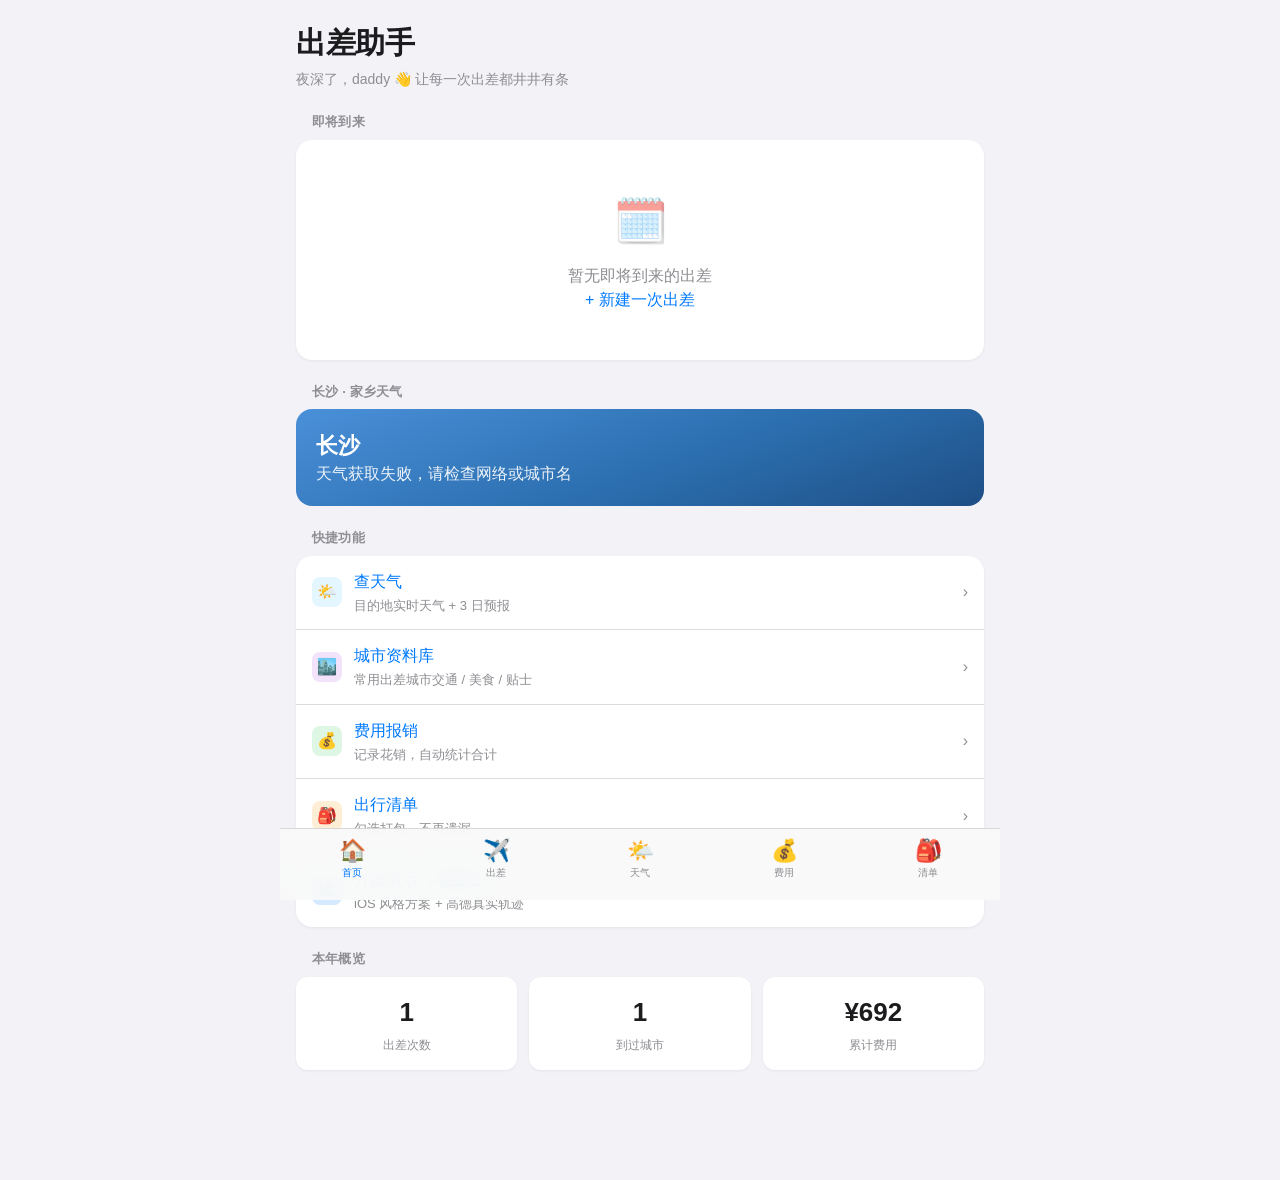
<file: index.html>
<!DOCTYPE html>
<html lang="zh-CN">
<head>
<meta charset="UTF-8">
<meta name="viewport" content="width=device-width, initial-scale=1, viewport-fit=cover">
<title>出差助手</title>
<link rel="stylesheet" href="assets/css/style.css">
</head>
<body>
<div class="page">
  <h1 class="large-title">出差助手</h1>
  <p class="subtitle" id="greet">让每一次出差都井井有条</p>

  <!-- 即将到来的出差 -->
  <div class="group">
    <div class="group-title">即将到来</div>
    <div id="nextTrip"></div>
  </div>

  <!-- 家乡天气 -->
  <div class="group">
    <div class="group-title" id="homeWeatherTitle">家乡天气</div>
    <div id="homeWeather"><div class="weather-card"><div class="weather-city">加载中…</div></div></div>
  </div>

  <!-- 快捷功能 -->
  <div class="group">
    <div class="group-title">快捷功能</div>
    <div class="card">
      <a class="row tap" href="weather.html">
        <div class="row-icon" style="background:rgba(90,200,250,0.16)">🌤️</div>
        <div class="row-label"><div class="row-title">查天气</div><div class="row-sub">目的地实时天气 + 3 日预报</div></div>
        <span style="color:var(--secondary)">›</span>
      </a>
      <a class="row tap" href="cities.html">
        <div class="row-icon" style="background:rgba(175,82,222,0.16)">🏙️</div>
        <div class="row-label"><div class="row-title">城市资料库</div><div class="row-sub">常用出差城市交通 / 美食 / 贴士</div></div>
        <span style="color:var(--secondary)">›</span>
      </a>
      <a class="row tap" href="expense.html">
        <div class="row-icon" style="background:rgba(52,199,89,0.16)">💰</div>
        <div class="row-label"><div class="row-title">费用报销</div><div class="row-sub">记录花销，自动统计合计</div></div>
        <span style="color:var(--secondary)">›</span>
      </a>
      <a class="row tap" href="checklist.html">
        <div class="row-icon" style="background:rgba(255,149,0,0.16)">🎒</div>
        <div class="row-label"><div class="row-title">出行清单</div><div class="row-sub">勾选打包，不再遗漏</div></div>
        <span style="color:var(--secondary)">›</span>
      </a>
      <a class="row tap" href="plan-demo.html">
        <div class="row-icon" style="background:rgba(0,122,255,0.16)">🗺️</div>
        <div class="row-label"><div class="row-title">方案演示（地图版）</div><div class="row-sub">iOS 风格方案 + 高德真实轨迹</div></div>
        <span style="color:var(--secondary)">›</span>
      </a>
    </div>
  </div>

  <!-- 本年统计 -->
  <div class="group">
    <div class="group-title">本年概览</div>
    <div class="stat-grid">
      <div class="stat"><div class="num" id="statTrips">0</div><div class="lbl">出差次数</div></div>
      <div class="stat"><div class="num" id="statCities">0</div><div class="lbl">到过城市</div></div>
      <div class="stat"><div class="num" id="statCost">¥0</div><div class="lbl">累计费用</div></div>
    </div>
  </div>
</div>

<script src="assets/js/util.js"></script>
<script src="assets/js/store.js"></script>
<script src="assets/js/nav.js"></script>
<script>
renderTabbar("home");

const profile = getProfile();
const trips = getTrips();
const today = todayStr();

// 问候语
const h = new Date().getHours();
document.getElementById("greet").textContent =
  (h < 6 ? "夜深了，" : h < 12 ? "早上好，" : h < 18 ? "下午好，" : "晚上好，") +
  `${profile.name || ""} 👋 让每一次出差都井井有条`;

// 即将到来的出差
const upcoming = trips.filter(t => t.start >= today).sort((a, b) => a.start < b.start ? -1 : 1);
const box = document.getElementById("nextTrip");
if (upcoming.length) {
  const t = upcoming[0];
  const days = durDays(today, t.start);
  const total = tripExpenseTotal(t);
  box.innerHTML = `
    <div class="card" style="padding:16px 16px 12px;">
      <div class="flex-between">
        <div style="font-size:18px;font-weight:600;">${esc(t.title)}</div>
        <span class="badge b-blue">${days > 0 ? `还有 ${days} 天` : "今天出发"}</span>
      </div>
      <div class="muted small mt">📍 ${esc(t.city)} · ${fmtDate(t.start)} – ${fmtDate(t.end)}（${durDays(t.start, t.end)} 天）</div>
      <div class="muted small">🎯 ${esc(t.purpose || "—")}</div>
      <div class="btn-row" style="margin-bottom:0;">
        <a class="btn btn-primary" href="trips.html?id=${t.id}" style="text-decoration:none;">查看行程方案</a>
      </div>
    </div>`;
} else {
  box.innerHTML = `<div class="card empty"><div class="ico">🗓️</div>暂无即将到来的出差<br><a href="trips.html">+ 新建一次出差</a></div>`;
}

// 家乡天气
document.getElementById("homeWeatherTitle").textContent = `${profile.homeCity} · 家乡天气`;
getWeather(profile.homeCity).then(d => {
  document.getElementById("homeWeather").innerHTML = weatherCardHTML(profile.homeCity, d);
});

// 本年统计
const thisYear = new Date().getFullYear();
const yearTrips = trips.filter(t => t.start && t.start.startsWith(thisYear));
const citiesSet = new Set(trips.map(t => t.city));
const totalCost = trips.reduce((s, t) => s + tripExpenseTotal(t), 0);
document.getElementById("statTrips").textContent = yearTrips.length;
document.getElementById("statCities").textContent = citiesSet.size;
document.getElementById("statCost").textContent = yuan(totalCost).replace(".00", "");
</script>
</body>
</html>
</file>
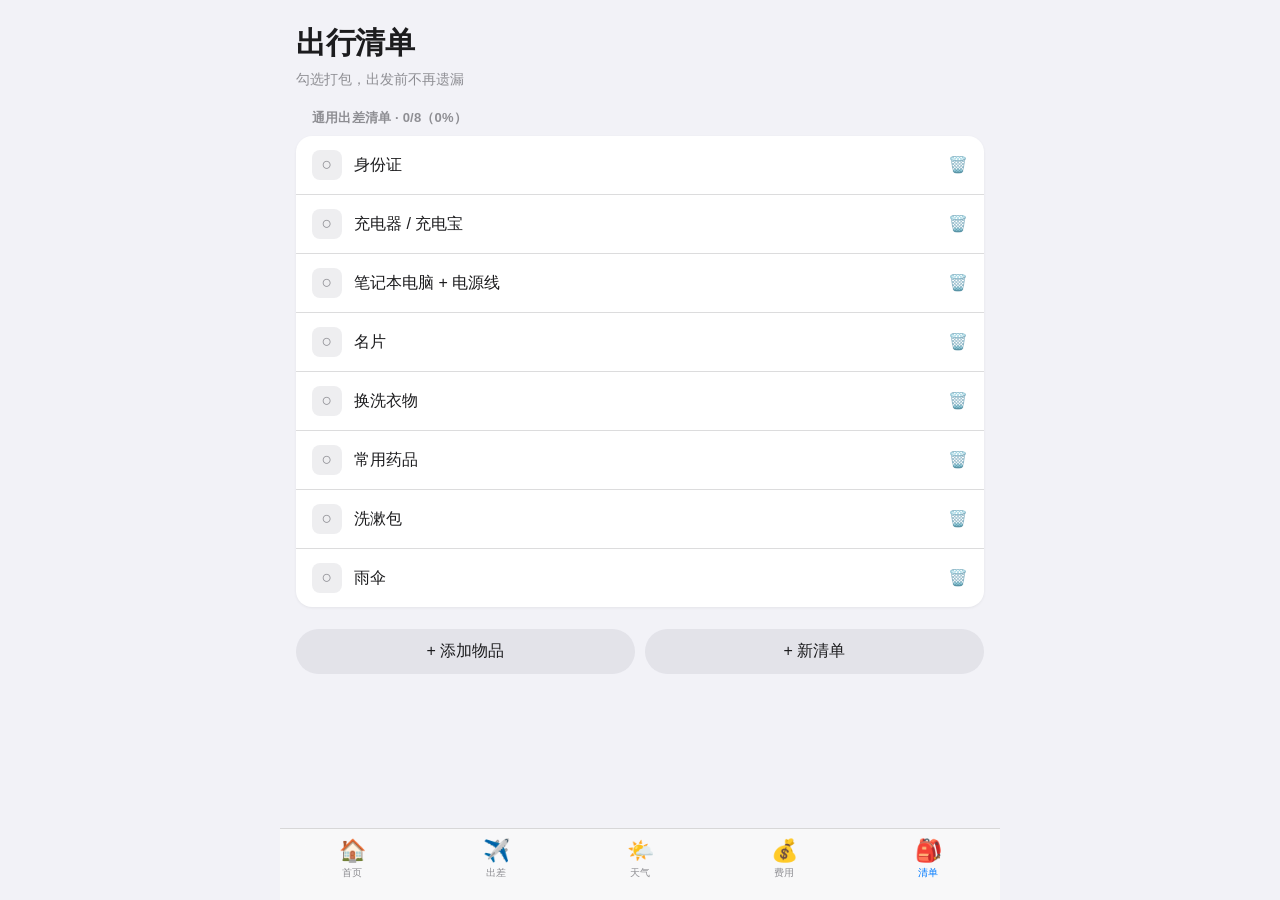
<file: checklist.html>
<!DOCTYPE html>
<html lang="zh-CN">
<head>
<meta charset="UTF-8">
<meta name="viewport" content="width=device-width, initial-scale=1, viewport-fit=cover">
<title>清单 · 出差助手</title>
<link rel="stylesheet" href="assets/css/style.css">
</head>
<body>
<div class="page">
  <h1 class="large-title">出行清单</h1>
  <p class="subtitle">勾选打包，出发前不再遗漏</p>
  <div id="wrap"></div>
  <div class="btn-row">
    <button class="btn btn-secondary" onclick="openAddItem()">+ 添加物品</button>
    <button class="btn btn-secondary" onclick="openNewList()">+ 新清单</button>
  </div>
</div>

<script src="assets/js/util.js"></script>
<script src="assets/js/store.js"></script>
<script src="assets/js/nav.js"></script>
<script>
renderTabbar("checklist");
const wrap = document.getElementById("wrap");
const cls = getChecklists();

function render() {
  if (!cls.length) {
    wrap.innerHTML = `<div class="card empty"><div class="ico">🎒</div>还没有清单<br><a href="javascript:openNewList()">+ 新建一个</a></div>`;
    return;
  }
  let html = "";
  cls.forEach(cl => {
    const done = cl.items.filter(i => i.checked).length;
    const pct = cl.items.length ? Math.round(done / cl.items.length * 100) : 0;
    html += `<div class="group" style="margin-top:8px;">
      <div class="group-title">${esc(cl.name)} · ${done}/${cl.items.length}（${pct}%）</div>
      <div class="card">`;
    if (cl.items.length) {
      cl.items.forEach((it, idx) => {
        html += `
        <label class="row tap" style="cursor:pointer;">
          <input type="checkbox" class="ci" data-cl="${cl.id}" data-idx="${idx}" ${it.checked ? "checked" : ""} style="display:none;">
          <div class="row-icon" style="background:${it.checked ? 'rgba(52,199,89,0.16)' : 'rgba(118,118,128,0.12)'};color:${it.checked ? 'var(--green)' : 'var(--secondary)'};font-size:18px;">${it.checked ? "✓" : "○"}</div>
          <div class="row-label"><div class="row-title" style="${it.checked ? 'text-decoration:line-through;color:var(--secondary)' : ''}">${esc(it.text)}</div></div>
          <span class="di" style="color:var(--secondary);font-size:16px;" onclick="delItem('${cl.id}',${idx});event.preventDefault();event.stopPropagation();">🗑️</span>
        </label>`;
      });
    } else {
      html += `<div class="row"><div class="row-label muted small">空清单，点下方「添加物品」</div></div>`;
    }
    html += `</div></div>`;
  });
  wrap.innerHTML = html;
}

// 事件委托：勾选切换
wrap.addEventListener("change", e => {
  if (e.target.classList.contains("ci")) {
    toggleChecklistItem(e.target.dataset.cl, +e.target.dataset.idx);
    render();
  }
});
// 事件委托：删除
wrap.addEventListener("click", e => {
  if (e.target.classList.contains("di")) {
    // 由 onclick 属性处理
  }
});

function openAddItem() {
  if (!cls.length) { toast("请先新建清单"); openNewList(); return; }
  const opts = cls.map(c => `<option value="${c.id}">${esc(c.name)}</option>`).join("");
  openSheet("添加物品", `
    <div class="field"><label>所属清单</label><select id="ai-cl">${opts}</select></div>
    <div class="field"><label>物品名称</label><input id="ai-text" placeholder="如 充电器"></div>
    <div class="btn-row"><button class="btn btn-primary" onclick="submitAddItem()">添加</button></div>
  `);
}
function submitAddItem() {
  const clId = document.getElementById("ai-cl").value;
  const text = document.getElementById("ai-text").value.trim();
  if (!text) { toast("请填物品名"); return; }
  const db = loadDB();
  const cl = db.checklists.find(c => c.id === clId);
  cl.items.push({ text, checked: false });
  saveDB();
  closeSheet(); render();
}

function openNewList() {
  openSheet("新建清单", `
    <div class="field"><label>清单名称</label><input id="nl-name" placeholder="如 夏季短差清单"></div>
    <div class="btn-row"><button class="btn btn-primary" onclick="submitNewList()">创建</button></div>
  `);
}
function submitNewList() {
  const name = document.getElementById("nl-name").value.trim();
  if (!name) { toast("请填名称"); return; }
  const db = loadDB();
  db.checklists.push({ id: uid(), name, items: [] });
  saveDB();
  closeSheet(); render();
}

function delItem(clId, idx) {
  const db = loadDB();
  const cl = db.checklists.find(c => c.id === clId);
  if (cl) { cl.items.splice(idx, 1); saveDB(); render(); }
}

render();
</script>
</body>
</html>
</file>
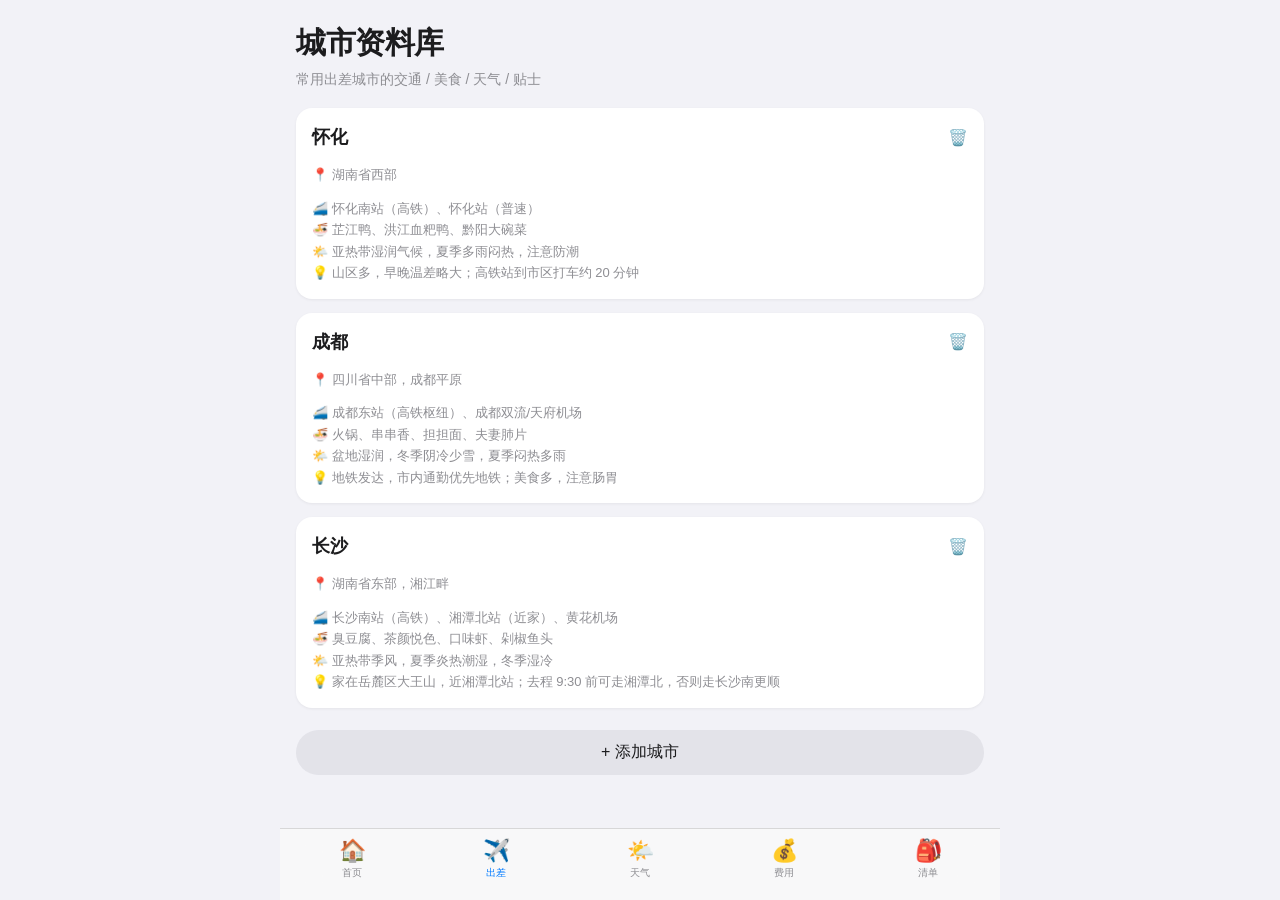
<file: cities.html>
<!DOCTYPE html>
<html lang="zh-CN">
<head>
<meta charset="UTF-8">
<meta name="viewport" content="width=device-width, initial-scale=1, viewport-fit=cover">
<title>城市资料 · 出差助手</title>
<link rel="stylesheet" href="assets/css/style.css">
</head>
<body>
<div class="page">
  <h1 class="large-title">城市资料库</h1>
  <p class="subtitle">常用出差城市的交通 / 美食 / 天气 / 贴士</p>
  <div id="list"></div>
  <div class="btn-row">
    <button class="btn btn-secondary" onclick="openAddCity()">+ 添加城市</button>
  </div>
</div>

<script src="assets/js/util.js"></script>
<script src="assets/js/store.js"></script>
<script src="assets/js/nav.js"></script>
<script>
renderTabbar("trips");
const list = document.getElementById("list");
const cities = getCities();

function render() {
  if (!cities.length) {
    list.innerHTML = `<div class="card empty"><div class="ico">🏙️</div>暂无城市资料</div>`;
    return;
  }
  let html = `<div class="group" style="margin-top:8px;">`;
  cities.forEach(c => {
    html += `<div class="card" style="margin-bottom:14px;padding:16px;">
      <div class="flex-between">
        <div style="font-size:18px;font-weight:600;">${esc(c.name)}</div>
        <span class="di" style="color:var(--secondary);font-size:16px;cursor:pointer;" onclick="delCity('${esc(c.name)}')">🗑️</span>
      </div>
      <div class="muted small mt">📍 ${esc(c.loc || "")}</div>
      <div class="row-sub mt">🚄 ${esc(c.transport || "")}</div>
      <div class="row-sub">🍜 ${esc(c.food || "")}</div>
      <div class="row-sub">🌤️ ${esc(c.weather || "")}</div>
      <div class="row-sub">💡 ${esc(c.tip || "")}</div>
    </div>`;
  });
  html += `</div>`;
  list.innerHTML = html;
}

function openAddCity() {
  openSheet("添加城市", `
    <div class="field"><label>城市名</label><input id="ac-name" placeholder="如 武汉"></div>
    <div class="field"><label>位置</label><input id="ac-loc" placeholder="如 湖北省东部，长江畔"></div>
    <div class="field"><label>交通</label><input id="ac-trans" placeholder="如 武汉站 / 汉口站 / 天河机场"></div>
    <div class="field"><label>美食</label><input id="ac-food" placeholder="如 热干面、小龙虾"></div>
    <div class="field"><label>天气特点</label><input id="ac-weather" placeholder="如 夏季炎热潮湿"></div>
    <div class="field"><label>出差贴士</label><textarea id="ac-tip" placeholder="如 地铁发达，市内优先地铁"></textarea></div>
    <div class="btn-row"><button class="btn btn-primary" onclick="submitAddCity()">保存</button></div>
  `);
}
function submitAddCity() {
  const c = {
    name: document.getElementById("ac-name").value.trim(),
    loc: document.getElementById("ac-loc").value.trim(),
    transport: document.getElementById("ac-trans").value.trim(),
    food: document.getElementById("ac-food").value.trim(),
    weather: document.getElementById("ac-weather").value.trim(),
    tip: document.getElementById("ac-tip").value.trim()
  };
  if (!c.name) { toast("请填城市名"); return; }
  addCity(c);
  closeSheet(); render();
}
function delCity(name) {
  if (!confirm(`删除「${name}」资料？`)) return;
  deleteCity(name);
  render();
}

render();
</script>
</body>
</html>
</file>
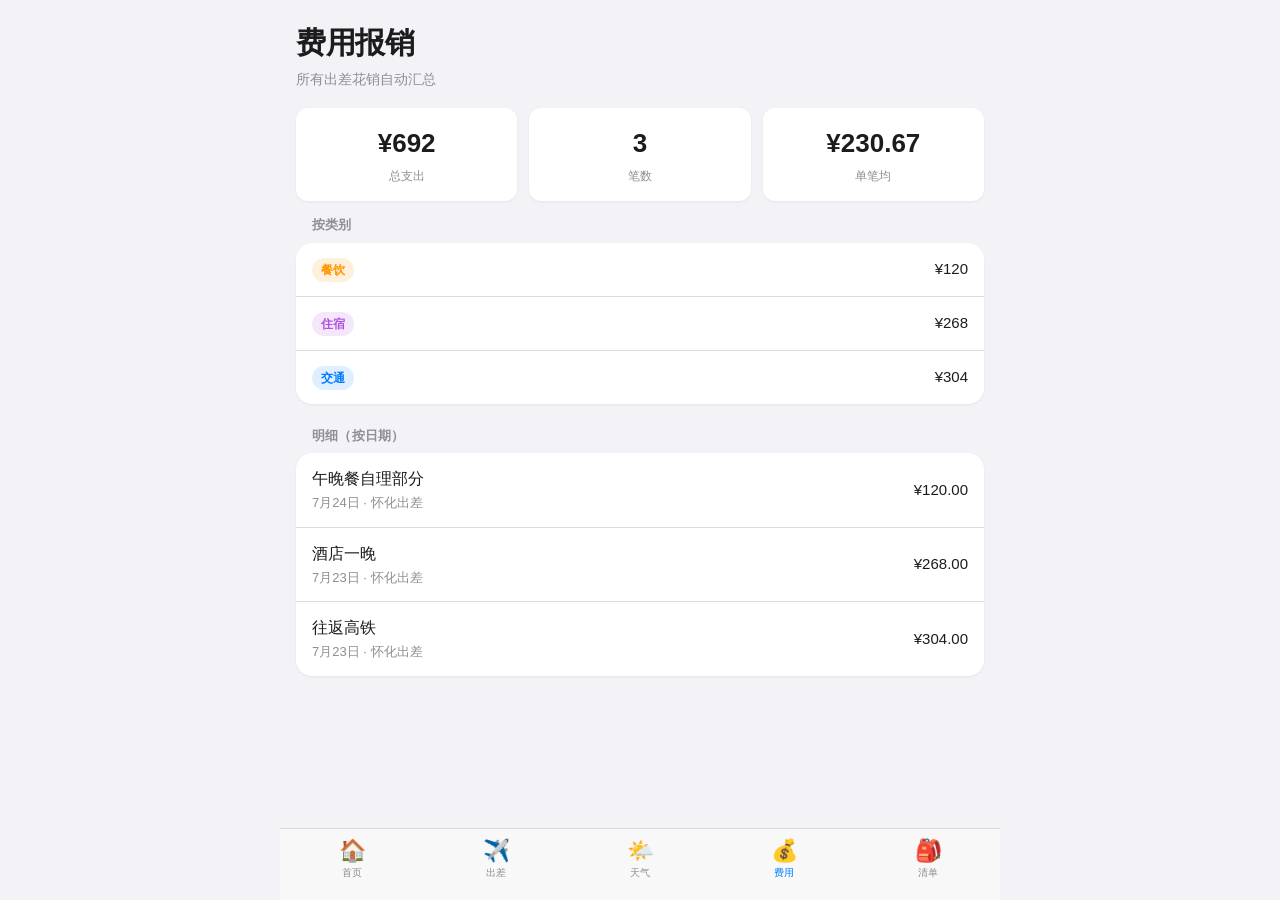
<file: expense.html>
<!DOCTYPE html>
<html lang="zh-CN">
<head>
<meta charset="UTF-8">
<meta name="viewport" content="width=device-width, initial-scale=1, viewport-fit=cover">
<title>费用 · 出差助手</title>
<link rel="stylesheet" href="assets/css/style.css">
</head>
<body>
<div class="page">
  <h1 class="large-title">费用报销</h1>
  <p class="subtitle">所有出差花销自动汇总</p>

  <div class="stat-grid mb">
    <div class="stat"><div class="num" id="sum">¥0</div><div class="lbl">总支出</div></div>
    <div class="stat"><div class="num" id="cnt">0</div><div class="lbl">笔数</div></div>
    <div class="stat"><div class="num" id="avg">¥0</div><div class="lbl">单笔均</div></div>
  </div>

  <div class="group" style="margin-top:8px;">
    <div class="group-title">按类别</div>
    <div class="card" id="byCat"></div>
  </div>

  <div class="group">
    <div class="group-title">明细（按日期）</div>
    <div class="card" id="list"></div>
  </div>
</div>

<script src="assets/js/util.js"></script>
<script src="assets/js/store.js"></script>
<script src="assets/js/nav.js"></script>
<script>
renderTabbar("expense");
const all = allExpenses();
const total = all.reduce((s, e) => s + Number(e.amount || 0), 0);

document.getElementById("sum").textContent = yuan(total).replace(".00", "");
document.getElementById("cnt").textContent = all.length;
document.getElementById("avg").textContent = all.length ? yuan(total / all.length).replace(".00", "") : "¥0";

// 按类别
const catMap = {};
all.forEach(e => { catMap[e.category] = (catMap[e.category] || 0) + Number(e.amount || 0); });
const catColor = { "交通": "b-blue", "住宿": "b-purple", "餐饮": "b-orange", "其他": "b-gray" };
const byCat = document.getElementById("byCat");
byCat.innerHTML = Object.keys(catMap).length
  ? Object.keys(catMap).map(c =>
      `<div class="row"><div class="row-label"><span class="badge ${catColor[c] || 'b-gray'}">${esc(c)}</span></div>
       <div class="row-value">${yuan(catMap[c]).replace(".00","")}</div></div>`).join("")
  : `<div class="row"><div class="row-label muted small">暂无费用</div></div>`;

// 明细
const list = document.getElementById("list");
list.innerHTML = all.length
  ? all.map(e =>
      `<div class="row">
        <div class="row-label">
          <div class="row-title">${esc(e.note || e.category)}</div>
          <div class="row-sub">${fmtDate(e.date)} · ${esc(e.tripTitle || "")}</div>
        </div>
        <div class="row-value">${yuan(e.amount)}</div>
      </div>`).join("")
  : `<div class="row"><div class="row-label muted small">暂无记录，去出差详情里「记一笔费用」</div></div>`;
</script>
</body>
</html>
</file>
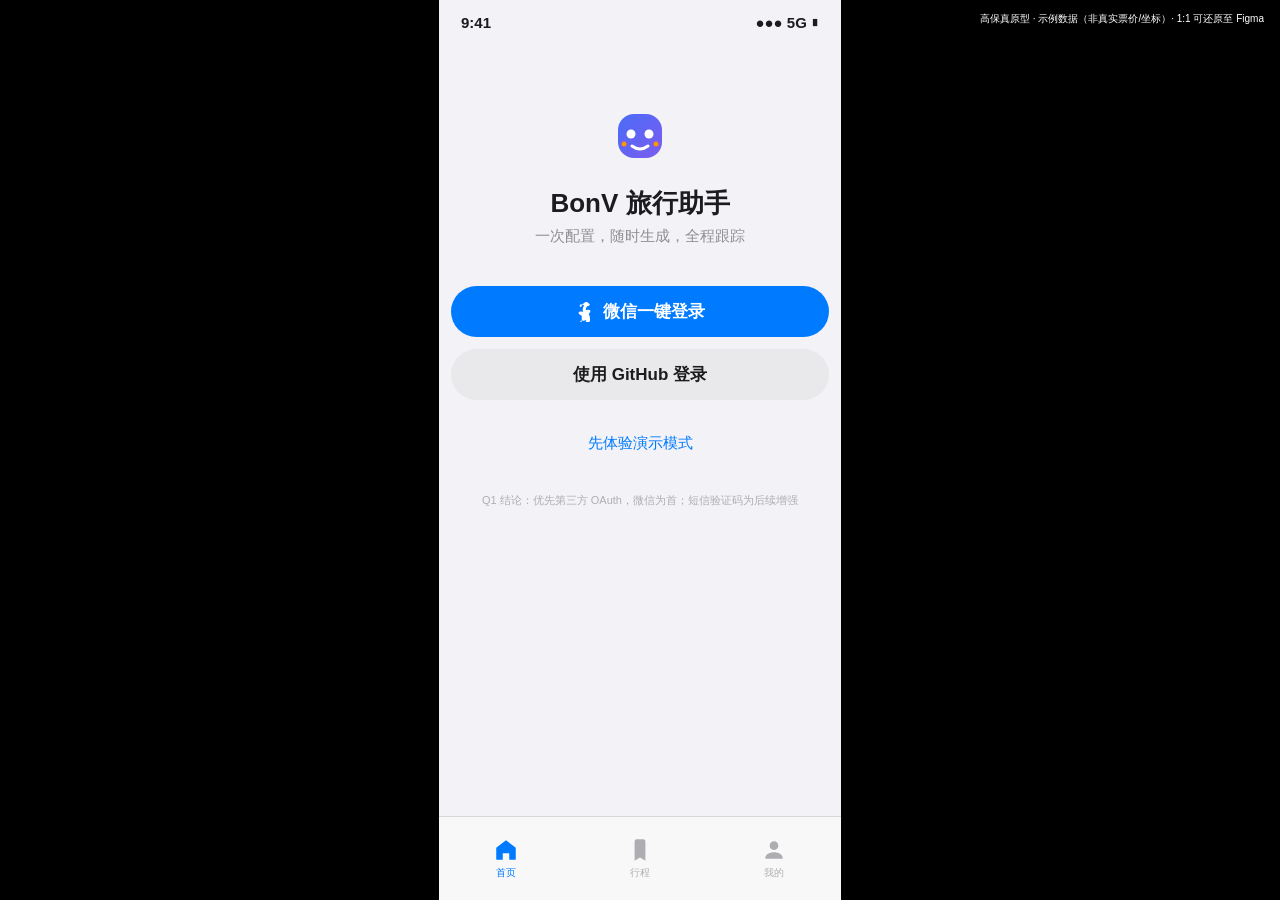
<file: plan-demo.html>
<!DOCTYPE html>
<html lang="zh-CN">
<head>
<meta charset="UTF-8" />
<meta name="viewport" content="width=device-width, initial-scale=1.0, maximum-scale=1.0, user-scalable=no" />
<title>BonV · 高保真原型（v1.0 · 评审确认版）</title>
<!-- 高德地图 JS API 1.4.15（仅需 Key，无需安全密钥；key 已配置） -->
<script src="https://webapi.amap.com/maps?v=1.4.15&key=cf2dec26359f65a5f3f9bfdc7981fb4d"></script>
<style>
:root{
  --font-family:-apple-system,BlinkMacSystemFont,"SF Pro Text","PingFang SC","Helvetica Neue",sans-serif;
  --bg-primary:#F2F2F7; --bg-card:#FFFFFF;
  --color-primary:#007AFF; --color-success:#34C759; --color-warning:#FF9500;
  --color-danger:#FF3B30; --color-purple:#AF52DE; --color-secondary:#8E8E93;
  --color-tertiary:#AEAEB2; --color-bg-secondary:#F2F2F7;
  --radius-card:12px; --radius-large:20px; --radius-button:980px;
  --divider:rgba(60,60,67,0.18); --shadow-card:0 1px 3px rgba(0,0,0,0.08);
  --spacing-xs:4px;--spacing-sm:8px;--spacing-md:16px;--spacing-lg:20px;--spacing-xl:32px;
}
*{box-sizing:border-box;-webkit-tap-highlight-color:transparent;}
html,body{margin:0;padding:0;font-family:var(--font-family);background:#000;color:#1c1c1e;}
.phone{position:relative;max-width:402px;margin:0 auto;background:var(--bg-primary);min-height:100vh;
  box-shadow:0 0 40px rgba(0,0,0,.4);overflow:hidden;}
.statusbar{height:44px;background:var(--bg-primary);display:flex;align-items:center;justify-content:space-between;
  padding:0 22px;font-size:15px;font-weight:600;color:#1c1c1e;}
.statusbar .icons{display:flex;gap:6px;align-items:center;}
.navbar{height:48px;background:var(--bg-primary);display:flex;align-items:center;justify-content:center;
  position:relative;border-bottom:.5px solid var(--divider);font-size:17px;font-weight:600;}
.navbar .left{position:absolute;left:12px;color:var(--color-primary);font-size:17px;display:flex;align-items:center;gap:2px;}
.navbar .right{position:absolute;right:12px;color:var(--color-primary);font-size:15px;font-weight:500;}
.screen{display:none;padding-bottom:84px;min-height:calc(100vh - 92px);}
.screen.active{display:block;}
.content{padding:12px;}
/* iOS grouped card */
.group-title{font-size:13px;color:var(--color-secondary);text-transform:uppercase;letter-spacing:.4px;
  margin:18px 16px 8px;}
.card{background:var(--bg-card);border-radius:var(--radius-card);box-shadow:var(--shadow-card);
  margin:0 16px 12px;overflow:hidden;}
.card .row{display:flex;align-items:center;padding:14px 16px;border-bottom:.5px solid var(--divider);}
.card .row:last-child{border-bottom:none;}
.card .row .k{color:var(--color-secondary);font-size:15px;}
.card .row .v{flex:1;text-align:right;font-size:15px;font-weight:500;}
/* buttons */
.btn{display:block;width:100%;padding:14px;border:none;border-radius:var(--radius-button);
  font-size:17px;font-weight:600;font-family:var(--font-family);cursor:pointer;}
.btn-primary{background:var(--color-primary);color:#fff;}
.btn-secondary{background:#E9E9EB;color:#1c1c1e;}
.btn-warning{background:var(--color-warning);color:#fff;}
.btn-ghost{background:transparent;color:var(--color-primary);font-size:15px;font-weight:500;padding:10px;}
/* bottom tab */
.tabbar{position:fixed;bottom:0;left:50%;transform:translateX(-50%);width:100%;max-width:402px;
  height:84px;background:rgba(249,249,249,.92);backdrop-filter:blur(20px);
  border-top:.5px solid var(--divider);display:flex;}
.tab{flex:1;display:flex;flex-direction:column;align-items:center;justify-content:center;gap:3px;
  color:var(--color-tertiary);font-size:10px;}
.tab.active{color:var(--color-primary);}
.tab svg{width:26px;height:26px;}
/* Bo mascot */
.bo{width:64px;height:64px;display:inline-block;transform-origin:center;animation:breathe 3.4s ease-in-out infinite;}
@keyframes breathe{0%,100%{transform:scale(1)}50%{transform:scale(1.05)}}
.bo .eye{transform-origin:center;animation:blink 4s infinite;}
@keyframes blink{0%,92%,100%{transform:scaleY(1)}96%{transform:scaleY(.1)}}
/* chat */
.chat{max-width:402px;margin:0 auto;padding:12px;}
.bubble{display:flex;gap:8px;margin-bottom:12px;align-items:flex-end;}
.bubble.bo .msg{background:#fff;border-radius:18px 18px 18px 4px;padding:11px 14px;font-size:15px;max-width:78%;box-shadow:var(--shadow-card);}
.bubble.me{justify-content:flex-end;}
.bubble.me .msg{background:var(--color-primary);color:#fff;border-radius:18px 18px 4px 18px;padding:11px 14px;font-size:15px;max-width:78%;}
.quick{display:flex;gap:8px;flex-wrap:wrap;margin:8px 0 12px;}
.chip{background:#E9E9EB;border-radius:980px;padding:8px 14px;font-size:14px;color:#1c1c1e;}
.inputbar{position:fixed;bottom:84px;left:50%;transform:translateX(-50%);width:100%;max-width:402px;
  background:var(--bg-primary);padding:8px 12px;display:flex;gap:8px;align-items:center;border-top:.5px solid var(--divider);}
.inputbar input{flex:1;background:#fff;border:none;border-radius:980px;padding:11px 16px;font-size:15px;font-family:var(--font-family);}
.voice-btn{width:42px;height:42px;border-radius:50%;background:var(--color-primary);border:none;display:flex;align-items:center;justify-content:center;}
/* weather card */
.weather{background:linear-gradient(160deg,#4A6CF7,#7B5CF0);color:#fff;border-radius:var(--radius-large);
  margin:0 16px 12px;padding:18px;}
.weather .city{font-size:22px;font-weight:700;}
.weather .day{font-size:13px;opacity:.85;margin-top:2px;}
.weather .alert{margin-top:12px;background:rgba(255,255,255,.16);border-radius:12px;padding:9px 12px;font-size:13px;}
.weather .days{display:flex;gap:10px;margin-top:14px;overflow-x:auto;}
.weather .d{flex:1;min-width:56px;text-align:center;background:rgba(255,255,255,.12);border-radius:12px;padding:8px 4px;}
/* timeline */
.tl{background:#fff;border-radius:var(--radius-card);margin:0 16px 12px;padding:14px 16px;box-shadow:var(--shadow-card);}
.tl .tl-head{font-size:17px;font-weight:700;margin-bottom:10px;display:flex;align-items:center;gap:8px;}
.tl .item{display:flex;gap:12px;padding:8px 0;border-bottom:.5px solid var(--divider);}
.tl .item:last-child{border-bottom:none;}
.dot{width:12px;height:12px;border-radius:50%;margin-top:4px;flex:none;background:var(--color-primary);}
.dot.o{background:var(--color-warning);} .dot.g{background:var(--color-success);} .dot.e{background:var(--color-secondary);}
.tl .time{font-weight:600;font-size:14px;width:54px;flex:none;}
.tl .act{flex:1;font-size:14px;}
.tl .sub{color:var(--color-secondary);font-size:12px;margin-top:2px;}
/* map */
.map{height:300px;margin:0 16px 12px;border-radius:var(--radius-large);overflow:hidden;box-shadow:var(--shadow-card);}
.route-list{margin:0 16px 12px;}
.route-list .r{display:flex;align-items:center;gap:10px;background:#fff;border-radius:12px;padding:10px 14px;margin-bottom:8px;box-shadow:var(--shadow-card);}
.route-list .num{width:24px;height:24px;border-radius:50%;background:var(--color-primary);color:#fff;display:flex;align-items:center;justify-content:center;font-size:13px;flex:none;}
/* cost */
.cost{margin:0 16px 12px;background:#fff;border-radius:12px;box-shadow:var(--shadow-card);overflow:hidden;}
.cost .c{padding:11px 16px;border-bottom:.5px solid var(--divider);display:flex;justify-content:space-between;font-size:14px;}
.cost .c.total{font-weight:700;background:#F2F2F7;}
.cost .net{color:var(--color-success);}
/* hotel */
.hotel{margin:0 16px 12px;background:#fff;border-radius:12px;box-shadow:var(--shadow-card);padding:14px 16px;}
.hotel.main{border:2px solid var(--color-primary);}
.hotel .name{font-size:16px;font-weight:600;}
.hotel .meta{color:var(--color-secondary);font-size:13px;margin-top:4px;}
.tag{display:inline-block;background:#E9F0FF;color:var(--color-primary);font-size:11px;padding:2px 8px;border-radius:6px;margin-right:6px;margin-top:6px;}
/* section header inside plan */
.plan-h{font-size:20px;font-weight:700;margin:18px 16px 10px;}
.note{margin:0 16px 12px;background:#FFF8E8;border-radius:12px;padding:12px 14px;font-size:13px;color:#7a5b00;}
.collapse-head{display:flex;justify-content:space-between;align-items:center;cursor:pointer;}
.mini{font-size:11px;color:var(--color-tertiary);}
/* service config */
.svc{margin:0 16px 12px;background:#fff;border-radius:12px;box-shadow:var(--shadow-card);padding:14px 16px;display:flex;align-items:center;gap:12px;}
.svc .logo{width:40px;height:40px;border-radius:10px;background:#E9E9EB;display:flex;align-items:center;justify-content:center;font-size:18px;}
.svc .st{margin-left:auto;font-size:13px;padding:4px 10px;border-radius:980px;}
.st.on{background:#E5F8EC;color:var(--color-success);} .st.off{background:#F1F1F3;color:var(--color-secondary);}
.demo-flag{position:fixed;top:8px;right:8px;background:rgba(0,0,0,.55);color:#fff;font-size:10px;padding:4px 8px;border-radius:8px;z-index:99;max-width:402px;}
.fab-edit{position:fixed;top:100px;right:14px;max-width:402px;left:auto;transform:none;background:var(--color-primary);color:#fff;border:none;border-radius:980px;padding:8px 16px;font-size:14px;font-weight:600;z-index:50;box-shadow:0 4px 12px rgba(0,122,255,.4);}
</style>
</head>
<body>
<div class="demo-flag">高保真原型 · 示例数据（非真实票价/坐标）· 1:1 可还原至 Figma</div>
<div class="phone" id="phone">

  <!-- ============ 登录 ============ -->
  <section class="screen active" id="s-login">
    <div class="statusbar"><span>9:41</span><span class="icons">●●● 5G ▮</span></div>
    <div class="content" style="padding-top:60px;text-align:center;">
      <div style="display:flex;justify-content:center;margin-bottom:18px;">__BO__</div>
      <h1 style="font-size:26px;font-weight:700;margin:0 0 6px;">BonV 旅行助手</h1>
      <p style="color:var(--color-secondary);font-size:15px;margin:0 0 40px;">一次配置，随时生成，全程跟踪</p>
      <button class="btn btn-primary" onclick="go('s-home')" style="display:flex;align-items:center;justify-content:center;gap:8px;">
        <svg width="20" height="20" viewBox="0 0 24 24" fill="#fff"><path d="M8.2 21.6C8 20 8 18.4 8.2 16.9l-3-2.1c-.8-.5-1.1-1.5-.7-2.3.3-.6.9-1 1.6-1l3.6.1A8 8 0 0 1 11 4.1L7.8 2.9c-.7-.3-1.5 0-1.9.7-.3.5-.3 1.2 0 1.7L7.4 6c1-3 3.2-5.4 6.3-6.2.3 0 .6.1.8.3l2.6 2c.5.4.7 1 .5 1.6-.2.6-.7 1-1.4 1.1l-1.6.2A6 6 0 0 0 13 9.6l3.4-.3c.7 0 1.4.3 1.8 1 .3.6.3 1.3-.1 1.9l-1.6 2.3c1.4 2.5 1.9 5.4 1.4 8.2 0 .3-.1.6-.4.8l-2.4 1.9c-.5.4-1.2.4-1.7 0-.4-.4-.6-1-.4-1.6l.6-2.2c-1.7.8-3.6 1-5.4.7l-.8 2.4c-.2.6-.7 1-1.3 1.1-.6.1-1.2-.1-1.6-.6z"/></svg>
        微信一键登录
      </button>
      <div style="height:12px;"></div>
      <button class="btn btn-secondary" onclick="go('s-home')">使用 GitHub 登录</button>
      <div style="height:24px;"></div>
      <button class="btn btn-ghost" onclick="go('s-home')">先体验演示模式</button>
      <p class="mini" style="margin-top:30px;">Q1 结论：优先第三方 OAuth，微信为首；短信验证码为后续增强</p>
    </div>
  </section>

  <!-- ============ 首页 / 主界面 ============ -->
  <section class="screen" id="s-home">
    <div class="statusbar"><span>9:41</span><span class="icons">●●● 5G ▮</span></div>
    <div class="navbar"><span class="left" onclick="go('s-login')">〈</span>小Bo</div>
    <div class="chat" style="padding-bottom:8px;">
      <div class="bubble bo"><div style="width:36px;height:36px;flex:none;">__BO_SM__</div>
        <div class="msg">你好 daddy 👋 我是小Bo，你的 AI 旅行助手。<br>想规划一次出差还是旅行？直接告诉我，或点下面的快捷开始。</div></div>
      <div class="quick">
        <span class="chip" onclick="go('s-confirm')">✈️ 新建行程</span>
        <span class="chip" onclick="go('s-plan')">📍 看最近的行程</span>
        <span class="chip" onclick="go('s-profile')">👤 我的档案</span>
      </div>
      <div class="bubble me"><div class="msg">明天去怀化出差，后天回，去怀化公交公司开个会</div></div>
      <div class="bubble bo"><div style="width:36px;height:36px;flex:none;">__BO_SM__</div>
        <div class="msg">收到～已识别：目的地 <b>怀化</b>，1 天 1 晚，会场 <b>怀化公交集团</b>。<br>还有几点需要你确认，已整理成行程确认单 👇</div></div>
      <button class="btn btn-primary" style="margin-top:6px;" onclick="go('s-confirm')">查看行程确认单</button>
    </div>
    <!-- current trip card -->
    <div class="card" style="margin-top:8px;cursor:pointer;" onclick="go('s-plan')">
      <div class="row" style="flex-direction:column;align-items:flex-start;gap:2px;">
        <div style="display:flex;justify-content:space-between;width:100%;">
          <b style="font-size:17px;">📍 怀化出差</b>
          <span style="color:var(--color-success);font-size:13px;">🟢 已确认</span>
        </div>
        <span class="mini">7/24 周四 → 7/25 周五 · 距出发 1 天</span>
      </div>
    </div>
    <div class="inputbar">
      <input placeholder="告诉小Bo你的计划…" />
      <button class="voice-btn" onclick="alert('语音输入：按住说话（Web Speech API，Chrome/Android 支持，iOS Safari 降级手动）')">
        <svg width="20" height="20" viewBox="0 0 24 24" fill="#fff"><path d="M12 14a3 3 0 0 0 3-3V6a3 3 0 0 0-6 0v5a3 3 0 0 0 3 3zm5-3a5 5 0 0 1-10 0H5a7 7 0 0 0 6 6.9V21h2v-3.1A7 7 0 0 0 19 11h-2z"/></svg>
      </button>
    </div>
  </section>

  <!-- ============ 行程确认单 ============ -->
  <section class="screen" id="s-confirm">
    <div class="statusbar"><span>9:41</span><span class="icons">●●● 5G ▮</span></div>
    <div class="navbar"><span class="left" onclick="go('s-home')">〈</span>行程确认单</div>
    <div class="card">
      <div class="row"><span class="k">目的地</span><span class="v">怀化市</span></div>
      <div class="row"><span class="k">出差事由</span><span class="v">开会</span></div>
      <div class="row"><span class="k">出发日期</span><span class="v">2026/07/24 周四</span></div>
      <div class="row"><span class="k">返回日期</span><span class="v">2026/07/25 周五</span></div>
      <div class="row"><span class="k">会场</span><span class="v" style="max-width:55%;">怀化公交集团</span></div>
    </div>
    <div class="card">
      <div class="row" style="gap:10px;"><span style="font-size:22px;">👤</span>
        <div style="flex:1;"><b>本人（daddy）</b><div class="mini">已套用你的全部出行偏好</div></div>
        <span style="color:var(--color-primary);font-size:14px;">切换 ▾</span></div>
    </div>
    <div class="card">
      <div class="row" style="flex-direction:column;align-items:flex-start;gap:6px;">
        <span class="k">每日任务</span>
        <div class="mini">7/24 周四 · 全天：前往怀化 → 入住 → 傍晚怀化公交集团开会</div>
        <div class="mini">7/25 周五 · 上午：会场开会 → 午后返程</div>
      </div>
    </div>
    <div class="content" style="padding-top:4px;">
      <button class="btn btn-secondary" onclick="go('s-home')">✕ 修改</button>
      <div style="height:10px;"></div>
      <button class="btn btn-primary" onclick="go('s-plan')">✓ 确认生成方案</button>
    </div>
  </section>

  <!-- ============ 方案详情（核心） ============ -->
  <section class="screen" id="s-plan">
    <div class="statusbar"><span>9:41</span><span class="icons">●●● 5G ▮</span></div>
    <div class="navbar"><span class="left" onclick="go('s-home')">〈</span>怀化出差 · 方案</div>
    <button class="fab-edit" onclick="alert('修改方案：对小Bo 说“酒店换更近会场的”→ 生成 v2 版本（旧版保留可切换）')">✎ 修改方案</button>

    <!-- ① 天气卡 -->
    <div class="weather">
      <div class="city">怀化市 · 鹤城区</div>
      <div class="day">7/24 周四 → 7/25 周五</div>
      <div class="days">
        <div class="d"><div style="font-size:22px;">⛅</div><div style="font-size:12px;margin-top:2px;">周四</div><div style="font-size:12px;font-weight:600;">26-33°</div></div>
        <div class="d"><div style="font-size:22px;">🌤️</div><div style="font-size:12px;margin-top:2px;">周五</div><div style="font-size:12px;font-weight:600;">27-34°</div></div>
      </div>
      <div class="alert">⚠️ 两天均偏热、午后有阵雨可能，随身带伞、透气着装、注意防晒。</div>
    </div>

    <!-- ② 关键信息卡 -->
    <div class="card">
      <div class="group-title" style="margin:0 0 4px;">关键信息</div>
      <div class="row"><span class="k">交通方式</span><span class="v">高铁往返 · 全程最优</span></div>
      <div class="row"><span class="k">去程</span><span class="v">长沙南→怀化南 09:32-11:08</span></div>
      <div class="row"><span class="k">回程</span><span class="v">怀化南→长沙南 14:20-15:56</span></div>
      <div class="row"><span class="k">到家</span><span class="v">≈16:50 · 早于 22:00 ✓</span></div>
      <div class="row"><span class="k">住宿</span><span class="v">如家·怀化高铁南站店 · 距会场 1.2km</span></div>
    </div>

    <!-- ③ 去程时间链 -->
    <div class="plan-h">去程时间链</div>
    <div class="tl">
      <div class="tl-head">🟦 7/24 周四 · 出发日</div>
      <div class="item"><span class="dot"></span><span class="time">08:05</span><span class="act">保利长交锦上出发<div class="sub">打车→长沙南站 · 约35min · ¥45</div></span></div>
      <div class="item"><span class="dot"></span><span class="time">08:40</span><span class="act">长沙南站 安检候车<div class="sub">预留充足时间</div></span></div>
      <div class="item"><span class="dot"></span><span class="time">09:32</span><span class="act">G6XXX 发车<div class="sub">长沙南→怀化南 · 二等座 · ¥149</div></span></div>
      <div class="item"><span class="dot"></span><span class="time">11:08</span><span class="act">怀化南站到达<div class="sub">打车→酒店 · 约15min · ¥18</div></span></div>
      <div class="item"><span class="dot"></span><span class="time">11:40</span><span class="act">酒店入住 · 午餐<div class="sub">本地米粉（偏辣·本地特色）</div></span></div>
      <div class="item"><span class="dot w"></span><span class="time">18:30</span><span class="act">怀化公交集团 开会<div class="sub">打车/地铁 · 约20min</div></span></div>
    </div>

    <!-- ④ 在地时间链 -->
    <div class="plan-h">在地时间链</div>
    <div class="tl">
      <div class="tl-head">🟦 7/25 周五 · 在地 Day 1</div>
      <div class="item"><span class="dot g"></span><span class="time">07:30</span><span class="act">酒店早餐<div class="sub">含早</div></span></div>
      <div class="item"><span class="dot"></span><span class="time">09:00</span><span class="act">怀化公交集团 开会<div class="sub">打车→会场 · 约20min</div></span></div>
      <div class="item"><span class="dot g"></span><span class="time">12:00</span><span class="act">午餐<div class="sub">会场附近·湘西特色（血粑鸭/米豆腐）· 本地特色优先</div></span></div>
      <div class="item"><span class="dot"></span><span class="time">14:20</span><span class="act">怀化南站 返程发车<div class="sub">G6XXX · 二等座 · ¥149</div></span></div>
      <div class="item"><span class="dot e"></span><span class="time">15:56</span><span class="act">长沙南到达 → 到家<div class="sub">打车→家 · ≈16:50</div></span></div>
    </div>

    <!-- ⑥ GIS 地图 -->
    <div class="plan-h">市内地图 · 轨迹</div>
    <div class="map" id="map"></div>
    <div class="route-list">
      <div class="r"><span class="num">1</span><span>怀化南站 → 酒店（打车）</span><span style="margin-left:auto;color:var(--color-secondary);">1.2km · 15min · ¥18</span></div>
      <div class="r"><span class="num">2</span><span>酒店 → 怀化公交集团（打车/地铁）</span><span style="margin-left:auto;color:var(--color-secondary);">3.0km · 20min</span></div>
      <div class="r"><span class="num">3</span><span>会场 → 午餐（步行）</span><span style="margin-left:auto;color:var(--color-secondary);">400m · 5min</span></div>
    </div>

    <!-- ⑦ 三档酒店 -->
    <div class="plan-h">酒店推荐（含早）</div>
    <div class="hotel main">
      <div class="name">如家·怀化高铁南站店 <span class="tag">主推</span></div>
      <div class="meta">¥199/晚 · 评分 4.7 · 距会场 1.2km · 步行/打车可达</div>
      <span class="tag">含早</span><span class="tag">近高铁</span><span class="tag">连锁</span>
    </div>
    <div class="hotel">
      <div class="name">全季酒店（怀化火车站店）</div>
      <div class="meta">¥312/晚 · 评分 4.8 · 距会场 2.5km</div>
      <span class="tag">含早</span><span class="tag">品质</span>
    </div>
    <div class="hotel">
      <div class="name">维也纳国际（怀化中心店）</div>
      <div class="meta">¥408/晚 · 评分 4.6 · 距会场 3.0km</div>
      <span class="tag">含早</span><span class="tag">商圈</span>
    </div>

    <!-- ⑧ 本地美食 -->
    <div class="plan-h">本地特色美食</div>
    <div class="card">
      <div class="row" style="flex-direction:column;align-items:flex-start;gap:4px;">
        <b>湘西血粑鸭</b><span class="mini">本地特色·偏辣 · 人均 ¥45</span>
        <b style="margin-top:6px;">怀化米粉</b><span class="mini">早餐首选·偏辣 · 人均 ¥12</span>
        <b style="margin-top:6px;">米豆腐</b><span class="mini">小吃·本地特色 · 人均 ¥15</span>
      </div>
    </div>

    <!-- ⑨ 费用对比 -->
    <div class="plan-h">费用对比</div>
    <div class="cost">
      <div class="c"><span>公司报销 · 交通（高铁往返）</span><span>¥298</span></div>
      <div class="c"><span>公司报销 · 住宿（1晚）</span><span>¥199</span></div>
      <div class="c"><span>个人自付 · 餐饮</span><span>¥74</span></div>
      <div class="c"><span>个人自付 · 市内交通</span><span>¥73</span></div>
      <div class="c"><span>补贴抵扣 · 餐补¥50+交补¥70</span><span>¥120</span></div>
      <div class="c total"><span>净自付</span><span class="net">¥27（补贴覆盖后极少自掏）</span></div>
    </div>

    <!-- ⑩ 一键预订 (Q5) -->
    <div class="plan-h">一键预订</div>
    <div class="content" style="padding-top:0;">
      <button class="btn btn-primary" onclick="alert('Q5：优先经已连接的同程连接器跳转平台内登录认证并下单付款')">去程/回程 高铁票</button>
      <div style="height:10px;"></div>
      <button class="btn btn-warning" onclick="alert('跳转同程/携程酒店预订')">预订酒店</button>
      <div style="height:10px;"></div>
      <button class="btn btn-secondary" onclick="alert('打开比价页（选最低价平台）')">比价链接</button>
    </div>

    <!-- ⑪ 重要备注 -->
    <div class="note">⚠️ 重要提醒：① 出发不早于 08:05，到家不晚于 22:00（本方案 16:50 到家 ✓）；② 票价/天气以出行当日平台为准；③ 地图坐标为近似示意。</div>

    <!-- ⑫ 城市简介 -->
    <div class="plan-h">城市简介</div>
    <div class="card">
      <div class="row" style="flex-direction:column;align-items:flex-start;gap:6px;">
        <b>怀化 · 湖南省地级市</b>
        <span class="mini">区位：湘黔桂渝鄂五省周边中心，有“火车拖来的城市”之称（沪昆/焦柳/渝怀铁路交汇）。</span>
        <span class="mini">人文：多民族聚居（侗、苗、土家等），通道侗寨、洪江古商城为代表。</span>
        <span class="mini">人口经济：常住人口约 450 万，以商贸物流、旅游为特色。</span>
        <span class="mini">行政：辖 1 区（鹤城）9 县 1 市（洪江市）。</span>
      </div>
    </div>
    <div style="height:20px;"></div>
  </section>

  <!-- ============ 个人中心 ============ -->
  <section class="screen" id="s-profile">
    <div class="statusbar"><span>9:41</span><span class="icons">●●● 5G ▮</span></div>
    <div class="navbar"><span class="left" onclick="go('s-home')">〈</span>我的</div>
    <div class="card" style="margin-top:16px;">
      <div class="row" style="gap:12px;"><span style="font-size:34px;">👤</span>
        <div style="flex:1;"><b>daddy</b><div class="mini">已登录 · 微信</div></div>
        <span style="color:var(--color-primary);">编辑</span></div>
    </div>
    <div class="group-title">行程</div>
    <div class="card">
      <div class="row" onclick="go('s-plan')"><span class="k">我的行程</span><span class="v">1 进行中 ›</span></div>
      <div class="row"><span class="k">我帮 TA 们的行程</span><span class="v">0 ›</span></div>
      <div class="row"><span class="k">城市档案</span><span class="v">1 ›</span></div>
    </div>
    <div class="group-title">设置</div>
    <div class="card">
      <div class="row" onclick="go('s-services')"><span class="k">旅客档案 / 档案分享</span><span class="v">›</span></div>
      <div class="row" onclick="go('s-services')"><span class="k">服务配置</span><span class="v">3 已连 ›</span></div>
      <div class="row"><span class="k">数据导出 / 导入</span><span class="v">›</span></div>
      <div class="row"><span class="k">退出登录</span><span class="v" style="color:var(--color-danger);">›</span></div>
    </div>
  </section>

  <!-- ============ 服务配置 ============ -->
  <section class="screen" id="s-services">
    <div class="statusbar"><span>9:41</span><span class="icons">●●● 5G ▮</span></div>
    <div class="navbar"><span class="left" onclick="go('s-profile')">〈</span>服务配置</div>
    <div class="group-title">已连接（点按钮经连接器跳转平台内下单）</div>
    <div class="svc"><span class="logo">🚄</span><div style="flex:1;"><b>同程旅行</b><div class="mini">机票/火车票/酒店</div></div><span class="st on">已连</span></div>
    <div class="svc"><span class="logo">🏨</span><div style="flex:1;"><b>携程</b><div class="mini">酒店/机票比价</div></div><span class="st on">已连</span></div>
    <div class="svc"><span class="logo">🚕</span><div style="flex:1;"><b>滴滴出行</b><div class="mini">打车</div></div><span class="st on">已连</span></div>
    <div class="group-title">未连接</div>
    <div class="svc"><span class="logo">📧</span><div style="flex:1;"><b>邮箱（报销转发）</b><div class="mini">用于事后报销资料汇总</div></div><span class="st off">去配置</span></div>
    <div class="svc"><span class="logo">🗺️</span><div style="flex:1;"><b>地图服务</b><div class="mini">高德地图（Key 已接入）</div></div><span class="st" style="color:#34C759">已接入</span></div>
    <p class="mini" style="margin:14px 16px;">Q5：已连接连接器 → 一键预订直接跳转平台内登录认证并下单付款；未连接 → 降级跳转外部平台（自行下单）。</p>
  </section>

  <!-- bottom tab -->
  <div class="tabbar">
    <div class="tab active" data-t="s-home" onclick="tab('s-home')">
      <svg viewBox="0 0 24 24" fill="currentColor"><path d="M12 3 3 10v11h6v-6h6v6h6V10z"/></svg>首页</div>
    <div class="tab" data-t="s-plan" onclick="tab('s-plan')">
      <svg viewBox="0 0 24 24" fill="currentColor"><path d="M9 2h6a2 2 0 0 1 2 2v18l-5-3-5 3V4a2 2 0 0 1 2-2z"/></svg>行程</div>
    <div class="tab" data-t="s-profile" onclick="tab('s-profile')">
      <svg viewBox="0 0 24 24" fill="currentColor"><path d="M12 12a4 4 0 1 0 0-8 4 4 0 0 0 0 8zm0 2c-4 0-8 2-8 5v1h16v-1c0-3-4-5-8-5z"/></svg>我的</div>
  </div>
</div>

<script>
// ---- 小Bo SVG 注入（静态SVG + CSS 微动效：呼吸/眨眼，Q3） ----
var boSVG = '<svg class="bo" viewBox="0 0 64 64"><defs><linearGradient id="bg" x1="0" y1="0" x2="1" y2="1"><stop offset="0" stop-color="#4A6CF7"/><stop offset="1" stop-color="#7B5CF0"/></linearGradient></defs><rect x="10" y="10" width="44" height="44" rx="16" fill="url(#bg)"/><circle cx="23" cy="30" r="4.5" fill="#fff" class="eye"/><circle cx="41" cy="30" r="4.5" fill="#fff" class="eye"/><path d="M24 42q8 6 16 0" stroke="#fff" stroke-width="3" fill="none" stroke-linecap="round"/><circle cx="16" cy="40" r="2.5" fill="#FF9500"/><circle cx="48" cy="40" r="2.5" fill="#FF9500"/></svg>';
var boSmall = '<svg class="bo" style="width:36px;height:36px" viewBox="0 0 64 64">'+boSVG.replace('<svg class="bo" viewBox="0 0 64 64">','').replace('</svg>','')+'</svg>';
document.getElementById('phone').innerHTML = document.getElementById('phone').innerHTML.replace(/__BO__/g, boSVG).replace(/__BO_SM__/g, boSmall);

function go(id){ document.querySelectorAll('.screen').forEach(s=>s.classList.remove('active')); document.getElementById(id).classList.add('active'); window.scrollTo(0,0); if(id==='s-plan') setTimeout(initMap,200); }
function tab(id){ document.querySelectorAll('.tab').forEach(t=>t.classList.remove('active')); document.querySelector('.tab[data-t="'+id+'"]').classList.add('active'); go(id); }

// ---- 高德地图（真实中国底图 + 驾车/步行 GIS 轨迹，key 已配置） ----
var map, mapReady = false;
function initMap(){
  if(mapReady) return;
  if(typeof AMap === 'undefined'){
    document.getElementById('map').innerHTML =
      '<div style="padding:24px;color:#8E8E93;font-size:13px;text-align:center">地图组件加载失败<br>请检查网络或高德 Key 配置</div>';
    return;
  }
  mapReady = true;
  map = new AMap.Map('map', { zoom: 13, center: [110.02, 27.54], resizeEnable: true });

  // 怀化示例坐标 [经度, 纬度]
  var pts = {
    station: [110.050, 27.527],  // 怀化南站
    hotel:   [110.020, 27.548],  // 如家·高铁南站店
    venue:   [110.000, 27.552],  // 怀化公交集团（会场）
    food:    [110.004, 27.550]   // 本地特色午餐
  };
  function mk(p, name, color){
    new AMap.Marker({
      position: p, map: map, title: name,
      content: '<div style="background:'+color+';color:#fff;padding:3px 8px;border-radius:9px;font-size:11px;font-weight:600;white-space:nowrap;box-shadow:0 1px 4px rgba(0,0,0,.3)">'+name+'</div>',
      offset: new AMap.Pixel(-22, -14)
    });
  }
  mk(pts.station, '怀化南站', '#007AFF');
  mk(pts.hotel,   '如家·高铁南站店', '#34C759');
  mk(pts.venue,   '怀化公交集团', '#FF9500');
  mk(pts.food,    '本地特色午餐', '#AF52DE');

  // 驾车：高铁南站 → 酒店 → 会场（真实 GIS 轨迹，非直线）
  AMap.plugin('AMap.Driving', function(){
    var driving = new AMap.Driving({ map: map, hideMarkers: true, policy: AMap.DrivingPolicy.LEAST_TIME });
    driving.search(pts.station, pts.venue, { waypoints: [pts.hotel] }, function(status){
      if(status === 'complete' || status === 'no_data'){ setTimeout(function(){ map.setFitView(); }, 200); }
    });
  });
  // 步行：会场 → 特色午餐 → 会场
  AMap.plugin('AMap.Walking', function(){
    var walking = new AMap.Walking({ map: map, hideMarkers: true });
    walking.search(pts.venue, pts.food, function(status){
      if(status === 'complete'){
        walking.search(pts.food, pts.venue, function(){});
        setTimeout(function(){ map.setFitView(); }, 400);
      }
    });
  });
}
</script>
</body>
</html>
</file>
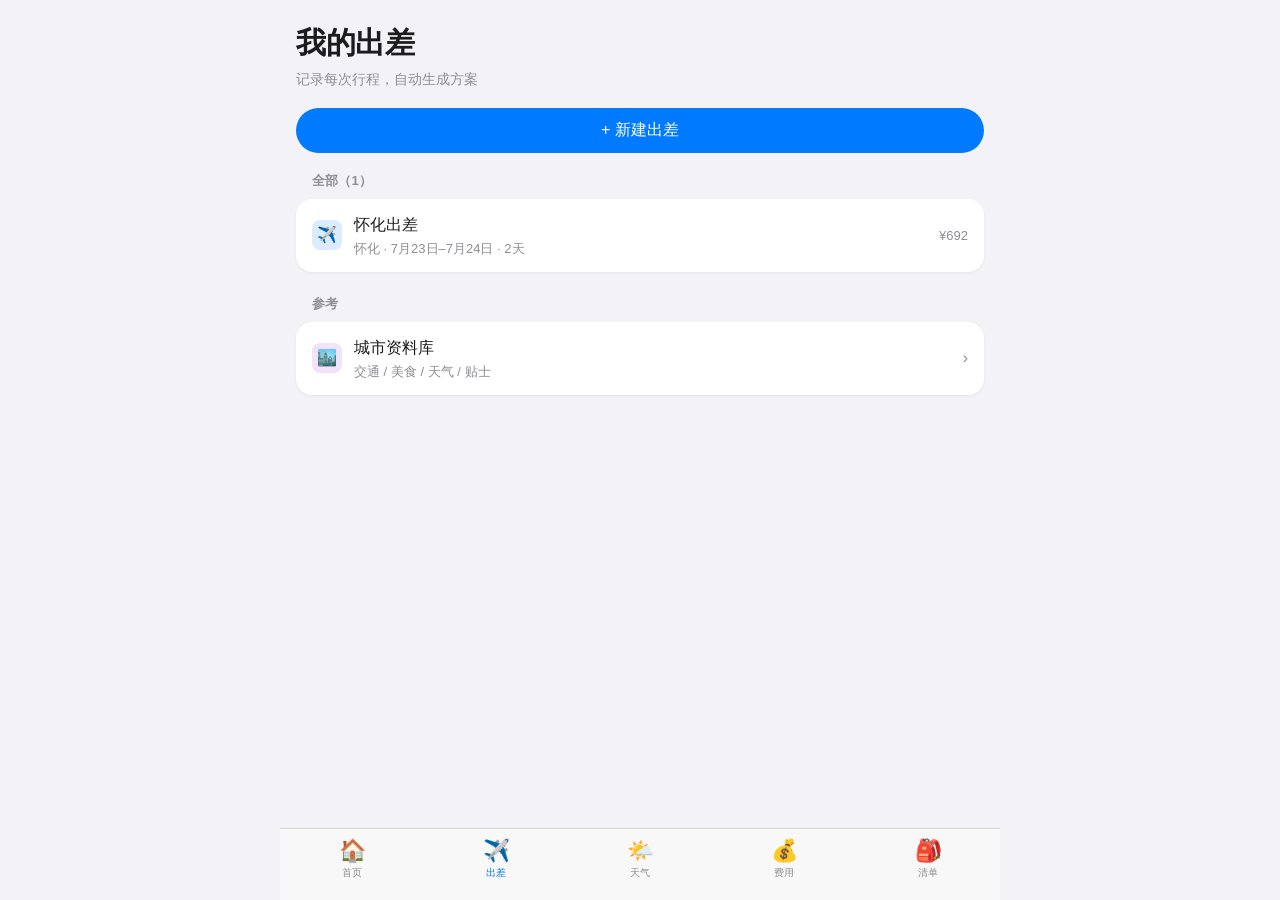
<file: trips.html>
<!DOCTYPE html>
<html lang="zh-CN">
<head>
<meta charset="UTF-8">
<meta name="viewport" content="width=device-width, initial-scale=1, viewport-fit=cover">
<title>出差管理 · 出差助手</title>
<link rel="stylesheet" href="assets/css/style.css">
</head>
<body>
<div class="page" id="app"></div>

<script src="assets/js/util.js"></script>
<script src="assets/js/store.js"></script>
<script src="assets/js/nav.js"></script>
<script>
renderTabbar("trips");
const app = document.getElementById("app");
const params = new URLSearchParams(location.search);
const viewId = params.get("id");

if (viewId) renderDetail(viewId);
else renderList();

/* ===================== 列表视图 ===================== */
function renderList() {
  const trips = getTrips();
  let html = `<h1 class="large-title">我的出差</h1>
    <p class="subtitle">记录每次行程，自动生成方案</p>
    <div class="btn-row">
      <button class="btn btn-primary" onclick="openNewTrip()">+ 新建出差</button>
    </div>`;

  if (!trips.length) {
    html += `<div class="card empty"><div class="ico">🧳</div>还没有出差记录<br>点上方按钮新建第一次</div>`;
  } else {
    html += `<div class="group" style="margin-top:8px;"><div class="group-title">全部（${trips.length}）</div><div class="card">`;
    trips.forEach((t, i) => {
      const total = tripExpenseTotal(t);
      html += `
        <a class="row tap" href="trips.html?id=${t.id}" style="text-decoration:none;color:inherit;">
          <div class="row-icon" style="background:rgba(0,122,255,0.14)">✈️</div>
          <div class="row-label">
            <div class="row-title">${esc(t.title)}</div>
            <div class="row-sub">${esc(t.city)} · ${fmtDate(t.start)}–${fmtDate(t.end)} · ${durDays(t.start, t.end)}天</div>
          </div>
          <div style="text-align:right;">
            <div class="row-value" style="font-size:13px;color:var(--secondary);">${yuan(total).replace(".00","")}</div>
          </div>
        </a>`;
    });
    html += `</div></div>`;
  }

  // 城市资料快捷入口
  html += `<div class="group"><div class="group-title">参考</div>
    <div class="card"><a class="row tap" href="cities.html" style="text-decoration:none;color:inherit;">
      <div class="row-icon" style="background:rgba(175,82,222,0.16)">🏙️</div>
      <div class="row-label"><div class="row-title">城市资料库</div><div class="row-sub">交通 / 美食 / 天气 / 贴士</div></div>
      <span style="color:var(--secondary)">›</span></a></div></div>`;

  app.innerHTML = html;
}

/* ===================== 新建出差 ===================== */
function openNewTrip() {
  const today = todayStr();
  openSheet("新建出差", `
    <div class="field"><label>出差标题</label><input id="nt-title" placeholder="如：怀化出差"></div>
    <div class="field"><label>目的地城市</label><input id="nt-city" placeholder="如：怀化"></div>
    <div class="two-col">
      <div class="field"><label>出发日期</label><input id="nt-start" type="date" value="${today}"></div>
      <div class="field"><label>返回日期</label><input id="nt-end" type="date" value="${today}"></div>
    </div>
    <div class="field"><label>出差事由</label><input id="nt-purpose" placeholder="如：客户拜访 + 项目验收"></div>
    <div class="btn-row">
      <button class="btn btn-primary" onclick="submitNewTrip()">创建</button>
    </div>
  `);
}
function submitNewTrip() {
  const title = document.getElementById("nt-title").value.trim();
  const city = document.getElementById("nt-city").value.trim();
  const start = document.getElementById("nt-start").value;
  const end = document.getElementById("nt-end").value;
  const purpose = document.getElementById("nt-purpose").value.trim();
  if (!title || !city || !start || !end) { toast("请填完必填项"); return; }
  const t = addTrip({ title, city, start, end, purpose });
  closeSheet();
  location.href = `trips.html?id=${t.id}`;
}

/* ===================== 详情视图 ===================== */
function renderDetail(id) {
  const t = getTrip(id);
  if (!t) { app.innerHTML = `<div class="empty">出差不存在</div>`; return; }
  const total = tripExpenseTotal(t);

  let html = `<a href="trips.html" style="color:var(--secondary);font-size:14px;">‹ 返回</a>
    <h1 class="large-title" style="margin-top:6px;">${esc(t.title)}</h1>
    <div class="chip-row mb">
      <span class="badge b-blue">📍 ${esc(t.city)}</span>
      <span class="badge b-gray">📅 ${fmtDate(t.start)} – ${fmtDate(t.end)}（${durDays(t.start, t.end)}天）</span>
    </div>
    <div class="muted small mb">🎯 ${esc(t.purpose || "未填事由")}</div>

    <div class="group" style="margin-top:8px;"><div class="group-title">目的地天气</div>
      <div id="tripWeather"><div class="weather-card"><div class="weather-city">${esc(t.city)}</div><div class="weather-desc">加载中…</div></div></div>
    </div>`;

  // 每日行程
  html += `<div class="group"><div class="group-title">行程安排</div><div class="card" style="padding:14px 16px;">`;
  if (t.days && t.days.length) {
    t.days.forEach(d => {
      html += `<div style="font-weight:600;margin:6px 0 4px;">第 ${d.day} 天 · ${fmtDate(d.date)}</div><div class="timeline">`;
      (d.items || []).forEach(it => {
        html += `<div class="tl-item">
          <div class="tl-time">${esc(it.time || "")}</div>
          <div class="tl-title">${esc(it.title)}</div>
          ${it.place ? `<div class="tl-sub">📍 ${esc(it.place)}</div>` : ""}
          ${it.note ? `<div class="tl-sub">${esc(it.note)}</div>` : ""}
        </div>`;
      });
      html += `</div>`;
    });
  } else {
    html += `<div class="muted small">暂无行程，可在下方添加</div>`;
  }
  html += `<button class="btn btn-secondary mt" style="width:100%" onclick="openAddDay('${t.id}')">+ 添加一天行程</button></div></div>`;

  // 交通
  html += `<div class="group"><div class="group-title">交通安排</div><div class="card">`;
  if (t.transport && t.transport.length) {
    t.transport.forEach(tr => {
      html += `<div class="row">
        <div class="row-icon" style="background:rgba(90,200,250,0.16)">🚄</div>
        <div class="row-label">
          <div class="row-title">${esc(tr.type || "交通")} ${esc(tr.no || "")}</div>
          <div class="row-sub">${esc(tr.from || "")} → ${esc(tr.to || "")} · ${esc(tr.time || "")}</div>
          ${tr.note ? `<div class="row-sub">${esc(tr.note)}</div>` : ""}
        </div></div>`;
    });
  } else {
    html += `<div class="row"><div class="row-label muted small">暂无交通记录</div></div>`;
  }
  html += `<button class="btn btn-secondary" style="margin:12px 16px 16px;width:calc(100% - 32px)" onclick="openAddTransport('${t.id}')">+ 添加交通</button></div></div>`;

  // 费用
  html += `<div class="group"><div class="group-title">费用（合计 ${yuan(total).replace(".00","")}）</div><div class="card">`;
  if (t.expenses && t.expenses.length) {
    t.expenses.forEach(e => {
      const catColor = { "交通": "b-blue", "住宿": "b-purple", "餐饮": "b-orange", "其他": "b-gray" }[e.category] || "b-gray";
      html += `<div class="row">
        <div class="row-label">
          <div class="row-title">${esc(e.note || e.category)}</div>
          <div class="row-sub">${fmtDate(e.date)} · <span class="badge ${catColor}">${esc(e.category)}</span></div>
        </div>
        <div class="row-value">${yuan(e.amount)}</div>
      </div>`;
    });
  } else {
    html += `<div class="row"><div class="row-label muted small">暂无费用记录</div></div>`;
  }
  html += `<button class="btn btn-secondary" style="margin:12px 16px 16px;width:calc(100% - 32px)" onclick="openAddExpense('${t.id}')">+ 记一笔费用</button></div></div>`;

  // 备注 + 操作
  if (t.notes) {
    html += `<div class="group"><div class="group-title">备注</div><div class="card" style="padding:14px 16px;color:var(--secondary);font-size:14px;">${esc(t.notes)}</div></div>`;
  }

  html += `<div class="btn-row">
    <button class="btn btn-secondary" onclick="openEditNotes('${t.id}')">编辑备注</button>
    <button class="btn btn-danger" onclick="confirmDelete('${t.id}')">删除出差</button>
  </div>`;

  app.innerHTML = html;

  // 拉取真实天气
  getWeather(t.city).then(d => {
    const el = document.getElementById("tripWeather");
    if (el) el.innerHTML = weatherCardHTML(t.city, d);
  });
}

/* ===================== 详情里的新增操作 ===================== */
function openAddDay(id) {
  openSheet("添加行程（第 N 天）", `
    <div class="two-col">
      <div class="field"><label>第几天</label><input id="ad-day" type="number" min="1" value="1"></div>
      <div class="field"><label>日期</label><input id="ad-date" type="date" value="${todayStr()}"></div>
    </div>
    <div class="field"><label>时间</label><input id="ad-time" placeholder="如 09:30"></div>
    <div class="field"><label>事项</label><input id="ad-title" placeholder="如 客户拜访"></div>
    <div class="field"><label>地点</label><input id="ad-place" placeholder="如 客户公司"></div>
    <div class="field"><label>备注</label><input id="ad-note" placeholder="可选"></div>
    <div class="btn-row"><button class="btn btn-primary" onclick="submitAddDay('${id}')">添加</button></div>
  `);
}
function submitAddDay(id) {
  const day = parseInt(document.getElementById("ad-day").value) || 1;
  const date = document.getElementById("ad-date").value;
  const time = document.getElementById("ad-time").value.trim();
  const title = document.getElementById("ad-title").value.trim();
  const place = document.getElementById("ad-place").value.trim();
  const note = document.getElementById("ad-note").value.trim();
  if (!title) { toast("请填写事项"); return; }
  const t = getTrip(id);
  let d = (t.days || []).find(x => x.day === day);
  if (!d) { d = { day, date, items: [] }; t.days = t.days || []; t.days.push(d); }
  d.items = d.items || [];
  d.items.push({ time, title, place, note });
  updateTrip(id, { days: t.days });
  closeSheet();
  renderDetail(id);
}

function openAddTransport(id) {
  openSheet("添加交通", `
    <div class="field"><label>类型</label>
      <select id="at-type"><option>高铁</option><option>飞机</option><option>打车</option><option>地铁</option><option>其他</option></select></div>
    <div class="two-col">
      <div class="field"><label>出发</label><input id="at-from" placeholder="湘潭北站"></div>
      <div class="field"><label>到达</label><input id="at-to" placeholder="怀化南站"></div>
    </div>
    <div class="two-col">
      <div class="field"><label>时间</label><input id="at-time" placeholder="08:20"></div>
      <div class="field"><label>车次/航班</label><input id="at-no" placeholder="G6162"></div>
    </div>
    <div class="field"><label>备注（票价等）</label><input id="at-note" placeholder="二等座 ¥152"></div>
    <div class="btn-row"><button class="btn btn-primary" onclick="submitAddTransport('${id}')">添加</button></div>
  `);
}
function submitAddTransport(id) {
  const t = getTrip(id);
  const tr = {
    type: document.getElementById("at-type").value,
    from: document.getElementById("at-from").value.trim(),
    to: document.getElementById("at-to").value.trim(),
    time: document.getElementById("at-time").value.trim(),
    no: document.getElementById("at-no").value.trim(),
    note: document.getElementById("at-note").value.trim()
  };
  t.transport = t.transport || [];
  t.transport.push(tr);
  updateTrip(id, { transport: t.transport });
  closeSheet();
  renderDetail(id);
}

function openAddExpense(id) {
  openSheet("记一笔费用", `
    <div class="two-col">
      <div class="field"><label>类别</label>
        <select id="ae-cat"><option>交通</option><option>住宿</option><option>餐饮</option><option>其他</option></select></div>
      <div class="field"><label>日期</label><input id="ae-date" type="date" value="${todayStr()}"></div>
    </div>
    <div class="field"><label>金额（元）</label><input id="ae-amt" type="number" min="0" step="0.01" placeholder="0.00"></div>
    <div class="field"><label>说明</label><input id="ae-note" placeholder="如 往返高铁"></div>
    <div class="btn-row"><button class="btn btn-primary" onclick="submitAddExpense('${id}')">保存</button></div>
  `);
}
function submitAddExpense(id) {
  const amt = parseFloat(document.getElementById("ae-amt").value);
  if (isNaN(amt) || amt <= 0) { toast("请填正确金额"); return; }
  const e = {
    id: uid(),
    date: document.getElementById("ae-date").value,
    category: document.getElementById("ae-cat").value,
    amount: amt,
    note: document.getElementById("ae-note").value.trim()
  };
  addExpense(Object.assign({ tripId: id }, e));
  closeSheet();
  renderDetail(id);
}

function openEditNotes(id) {
  const t = getTrip(id);
  openSheet("编辑备注", `
    <div class="field"><label>备注</label><textarea id="en-note" placeholder="交通、住宿、注意事项…">${esc(t.notes || "")}</textarea></div>
    <div class="btn-row"><button class="btn btn-primary" onclick="submitEditNotes('${id}')">保存</button></div>
  `);
}
function submitEditNotes(id) {
  updateTrip(id, { notes: document.getElementById("en-note").value.trim() });
  closeSheet();
  renderDetail(id);
}

function confirmDelete(id) {
  openSheet("删除出差", `<p class="small muted">确定删除这次出差及其所有记录吗？此操作不可撤销。</p>
    <div class="btn-row"><button class="btn btn-danger" onclick="doDelete('${id}')">确认删除</button>
    <button class="btn btn-secondary" onclick="closeSheet()">取消</button></div>`);
}
function doDelete(id) {
  deleteTrip(id);
  closeSheet();
  location.href = "trips.html";
}
</script>
</body>
</html>
</file>
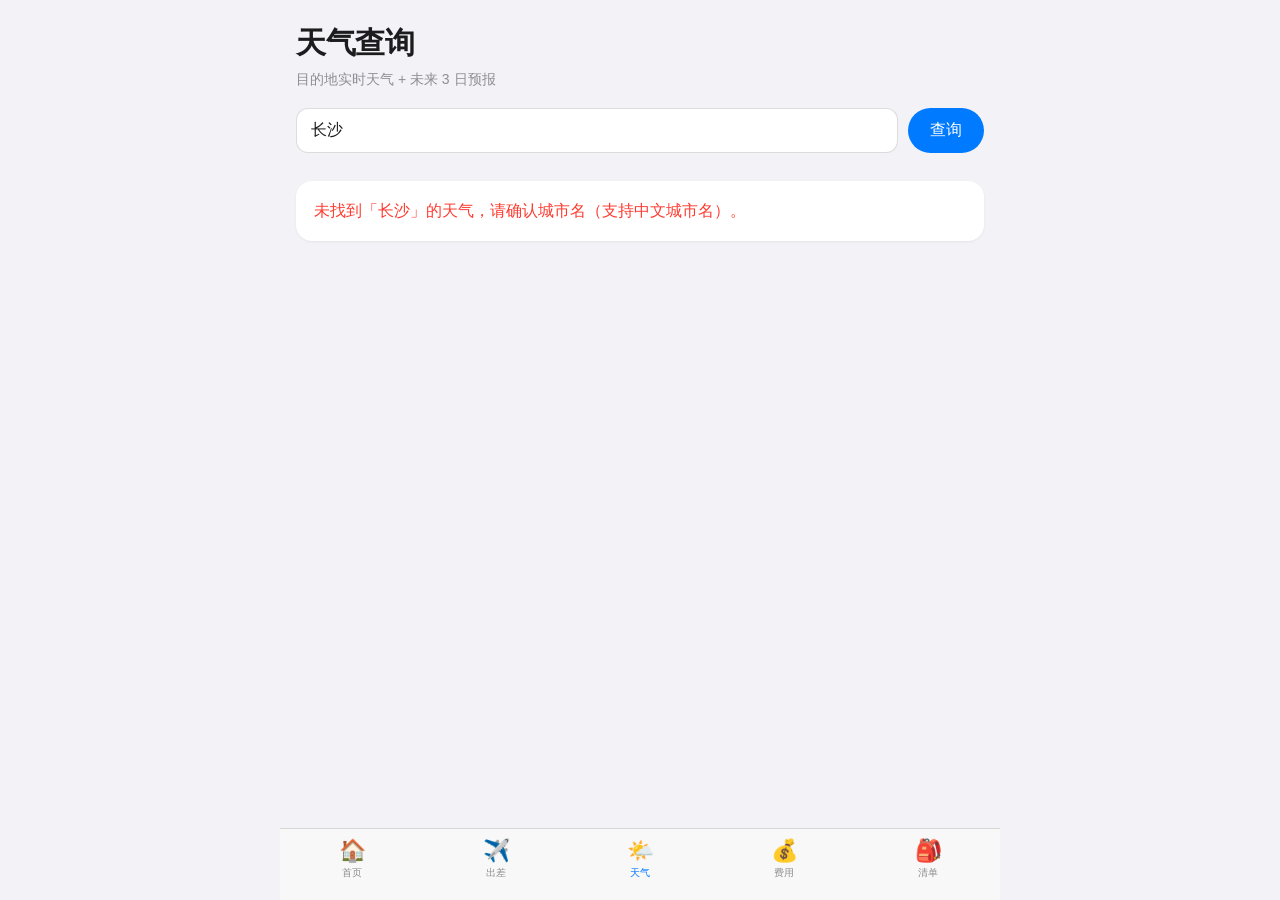
<file: weather.html>
<!DOCTYPE html>
<html lang="zh-CN">
<head>
<meta charset="UTF-8">
<meta name="viewport" content="width=device-width, initial-scale=1, viewport-fit=cover">
<title>天气 · 出差助手</title>
<link rel="stylesheet" href="assets/css/style.css">
</head>
<body>
<div class="page">
  <h1 class="large-title">天气查询</h1>
  <p class="subtitle">目的地实时天气 + 未来 3 日预报</p>

  <div class="field">
    <div style="display:flex;gap:10px;">
      <input id="cityInput" placeholder="输入城市，如：怀化 / 成都 / 北京" style="flex:1;border:0.5px solid var(--separator);border-radius:var(--radius-sm);padding:12px 14px;font-size:16px;font-family:inherit;background:var(--card);">
      <button class="btn btn-primary" style="width:auto;padding:12px 22px;" onclick="search()">查询</button>
    </div>
  </div>

  <div id="recent" class="chip-row mb"></div>
  <div id="result"></div>
</div>

<script src="assets/js/util.js"></script>
<script src="assets/js/store.js"></script>
<script src="assets/js/nav.js"></script>
<script>
renderTabbar("weather");

const CITY_KEY = "ta_weather_recent";
function getRecent() { try { return JSON.parse(localStorage.getItem(CITY_KEY)) || []; } catch(e){ return []; } }
function pushRecent(c) {
  let r = getRecent().filter(x => x !== c);
  r.unshift(c); r = r.slice(0, 6);
  localStorage.setItem(CITY_KEY, JSON.stringify(r));
  renderRecent();
}
function renderRecent() {
  const r = getRecent();
  document.getElementById("recent").innerHTML = r.length
    ? r.map(c => `<span class="chip" onclick="quick('${esc(c)}')">${esc(c)}</span>`).join("")
    : "";
}
function quick(c) { document.getElementById("cityInput").value = c; search(); }

async function search() {
  const city = document.getElementById("cityInput").value.trim();
  if (!city) { toast("请输入城市名"); return; }
  const box = document.getElementById("result");
  box.innerHTML = `<div class="weather-card"><div class="weather-city">${esc(city)}</div><div class="weather-desc">查询中…</div></div>`;
  const d = await getWeather(city);
  if (!d) {
    box.innerHTML = `<div class="card" style="padding:18px;color:var(--red);">未找到「${esc(city)}」的天气，请确认城市名（支持中文城市名）。</div>`;
    return;
  }
  box.innerHTML = weatherCardHTML(city, d);
  pushRecent(city);
}

// 进入自动查家乡
const p = getProfile();
document.getElementById("cityInput").value = p.homeCity;
renderRecent();
search();
</script>
</body>
</html>
</file>
<file: assets/css/style.css>
:root {
  --bg: #F2F2F7;
  --card: #FFFFFF;
  --blue: #007AFF;
  --green: #34C759;
  --orange: #FF9500;
  --red: #FF3B30;
  --purple: #AF52DE;
  --teal: #5AC8FA;
  --gray: #8E8E93;
  --label: #1C1C1E;
  --secondary: #8E8E93;
  --separator: rgba(60,60,67,0.18);
  --radius: 16px;
  --radius-sm: 12px;
  --shadow: 0 1px 3px rgba(0,0,0,0.06);
}
* { box-sizing: border-box; margin: 0; padding: 0; -webkit-tap-highlight-color: transparent; }
html { -webkit-text-size-adjust: 100%; }
body {
  font-family: -apple-system, BlinkMacSystemFont, "SF Pro Text", "PingFang SC", "Helvetica Neue", Helvetica, Arial, sans-serif;
  background: var(--bg);
  color: var(--label);
  line-height: 1.5;
  font-size: 16px;
  padding-bottom: 88px;
  -webkit-font-smoothing: antialiased;
}
a { color: var(--blue); text-decoration: none; }

/* ---------- 顶部大标题 ---------- */
.page { max-width: 720px; margin: 0 auto; padding: 0 16px; }
.large-title {
  font-size: 30px; font-weight: 700; letter-spacing: -0.4px;
  margin: 20px 0 4px;
}
.subtitle { color: var(--secondary); font-size: 14px; margin-bottom: 18px; }

/* ---------- 分组列表（iOS Grouped Table） ---------- */
.group { margin: 22px 0; }
.group-title {
  font-size: 13px; color: var(--secondary); text-transform: none;
  margin: 0 16px 8px; font-weight: 600; letter-spacing: 0.2px;
}
.card {
  background: var(--card); border-radius: var(--radius); overflow: hidden;
  box-shadow: var(--shadow);
}
.row {
  display: flex; align-items: center; padding: 14px 16px;
  border-bottom: 0.5px solid var(--separator); gap: 12px;
}
.row:last-child { border-bottom: none; }
.row-label { flex: 1; min-width: 0; }
.row-title { font-size: 16px; font-weight: 400; }
.row-sub { font-size: 13px; color: var(--secondary); margin-top: 2px; }
.row-value { font-size: 15px; color: var(--label); text-align: right; }
.row-icon {
  width: 30px; height: 30px; border-radius: 8px; flex-shrink: 0;
  display: flex; align-items: center; justify-content: center; font-size: 16px;
}
.tap { cursor: pointer; transition: background 0.15s; }
.tap:active { background: rgba(0,0,0,0.04); }

/* ---------- 按钮 ---------- */
.btn {
  display: inline-flex; align-items: center; justify-content: center; gap: 6px;
  border: none; border-radius: 980px; padding: 12px 20px; font-size: 16px;
  font-family: inherit; cursor: pointer; font-weight: 500; transition: opacity 0.15s, transform 0.1s;
}
.btn:active { transform: scale(0.97); }
.btn-primary { background: var(--blue); color: #fff; width: 100%; }
.btn-secondary { background: rgba(118,118,128,0.12); color: var(--label); width: 100%; }
.btn-danger { background: var(--red); color: #fff; width: 100%; }
.btn-row { display: flex; gap: 10px; margin: 18px 0; }

/* ---------- 表单 ---------- */
.field { margin-bottom: 14px; }
.field label { display: block; font-size: 13px; color: var(--secondary); margin-bottom: 6px; font-weight: 500; }
.field input, .field select, .field textarea {
  width: 100%; border: 0.5px solid var(--separator); border-radius: var(--radius-sm);
  padding: 11px 13px; font-size: 16px; font-family: inherit; background: var(--card); color: var(--label);
}
.field textarea { resize: vertical; min-height: 72px; }
.field input:focus, .field select:focus, .field textarea:focus { outline: 2px solid var(--blue); outline-offset: -1px; }

/* ---------- 天气卡（iOS 天气 App 风格） ---------- */
.weather-card {
  border-radius: var(--radius); padding: 20px; color: #fff; margin: 4px 0;
  background: linear-gradient(160deg, #4A90D9 0%, #2C6FB0 55%, #1E4F85 100%);
}
.weather-card.night { background: linear-gradient(160deg, #2C3E63 0%, #1F2D4D 60%, #121A30 100%); }
.weather-city { font-size: 22px; font-weight: 600; }
.weather-temp { font-size: 64px; font-weight: 200; line-height: 1; margin: 6px 0; }
.weather-desc { font-size: 16px; opacity: 0.9; }
.weather-meta { display: flex; gap: 18px; margin-top: 14px; font-size: 13px; opacity: 0.92; flex-wrap: wrap; }
.weather-3d { display: flex; gap: 8px; margin-top: 14px; }
.weather-3d .d {
  flex: 1; background: rgba(255,255,255,0.14); border-radius: 12px; padding: 10px 6px; text-align: center;
}
.weather-3d .d .dt { font-size: 12px; opacity: 0.85; }
.weather-3d .d .di { font-size: 22px; margin: 4px 0; }
.weather-3d .d .dtemp { font-size: 13px; }

/* ---------- 行程时间线 ---------- */
.timeline { position: relative; padding-left: 22px; }
.timeline::before {
  content: ""; position: absolute; left: 7px; top: 6px; bottom: 6px; width: 2px; background: var(--separator);
}
.tl-item { position: relative; padding: 10px 0 14px; }
.tl-item::before {
  content: ""; position: absolute; left: -19px; top: 16px; width: 11px; height: 11px;
  border-radius: 50%; background: var(--blue); border: 2.5px solid var(--bg);
}
.tl-time { font-size: 13px; color: var(--blue); font-weight: 600; }
.tl-title { font-size: 16px; font-weight: 500; margin: 2px 0; }
.tl-sub { font-size: 13px; color: var(--secondary); }

/* ---------- 徽章 / 标签 ---------- */
.badge {
  display: inline-block; font-size: 12px; font-weight: 600; padding: 3px 9px; border-radius: 980px;
}
.b-blue { background: rgba(0,122,255,0.12); color: var(--blue); }
.b-green { background: rgba(52,199,89,0.14); color: var(--green); }
.b-orange { background: rgba(255,149,0,0.14); color: var(--orange); }
.b-purple { background: rgba(175,82,222,0.14); color: var(--purple); }
.b-red { background: rgba(255,59,48,0.13); color: var(--red); }
.b-gray { background: rgba(118,118,128,0.14); color: var(--secondary); }

/* ---------- 统计数字卡 ---------- */
.stat-grid { display: flex; gap: 12px; margin: 4px 0; }
.stat {
  flex: 1; background: var(--card); border-radius: var(--radius-sm); padding: 16px;
  text-align: center; box-shadow: var(--shadow);
}
.stat .num { font-size: 26px; font-weight: 700; }
.stat .lbl { font-size: 12px; color: var(--secondary); margin-top: 4px; }

/* ---------- 空状态 ---------- */
.empty { text-align: center; color: var(--secondary); padding: 48px 20px; }
.empty .ico { font-size: 44px; opacity: 0.5; margin-bottom: 10px; }

/* ---------- 底部 Tab 栏 ---------- */
.tabbar {
  position: fixed; bottom: 0; left: 0; right: 0; height: 72px;
  background: rgba(249,249,249,0.92); backdrop-filter: saturate(180%) blur(20px);
  border-top: 0.5px solid var(--separator);
  display: flex; max-width: 720px; margin: 0 auto; padding: 8px 0 18px; z-index: 50;
}
.tab {
  flex: 1; display: flex; flex-direction: column; align-items: center; justify-content: center;
  gap: 3px; color: var(--secondary); cursor: pointer; font-size: 10px;
}
.tab .ti { font-size: 22px; line-height: 1; }
.tab.active { color: var(--blue); }

/* ---------- 弹层 ---------- */
.sheet-mask {
  position: fixed; inset: 0; background: rgba(0,0,0,0.4); z-index: 100;
  display: flex; align-items: flex-end; justify-content: center;
}
.sheet {
  background: var(--bg); width: 100%; max-width: 720px; border-radius: 20px 20px 0 0;
  padding: 16px 16px 28px; max-height: 88vh; overflow-y: auto;
}
.sheet-head { display: flex; align-items: center; justify-content: space-between; margin-bottom: 14px; }
.sheet-head h3 { font-size: 18px; font-weight: 600; }
.sheet-head .x { font-size: 26px; color: var(--red); cursor: pointer; line-height: 1; padding: 0 4px; }

/* ---------- Toast ---------- */
.toast {
  position: fixed; left: 50%; top: 50%; transform: translate(-50%,-50%);
  background: rgba(0,0,0,0.82); color: #fff; padding: 12px 20px; border-radius: 12px;
  font-size: 14px; z-index: 200; opacity: 0; transition: opacity 0.25s; pointer-events: none; max-width: 80%; text-align: center;
}
.toast.show { opacity: 1; }

/* ---------- 杂项 ---------- */
.divider { height: 0.5px; background: var(--separator); margin: 0 16px; }
.flex-between { display: flex; align-items: center; justify-content: space-between; }
.muted { color: var(--secondary); }
.small { font-size: 13px; }
.mt { margin-top: 14px; }
.mb { margin-bottom: 14px; }
.two-col { display: flex; gap: 12px; }
.two-col > * { flex: 1; }
.chip-row { display: flex; flex-wrap: wrap; gap: 8px; }
.chip { padding: 8px 14px; border-radius: 980px; background: var(--card); font-size: 14px; border: 0.5px solid var(--separator); cursor: pointer; }
.chip.on { background: var(--blue); color: #fff; border-color: var(--blue); }
</file>
